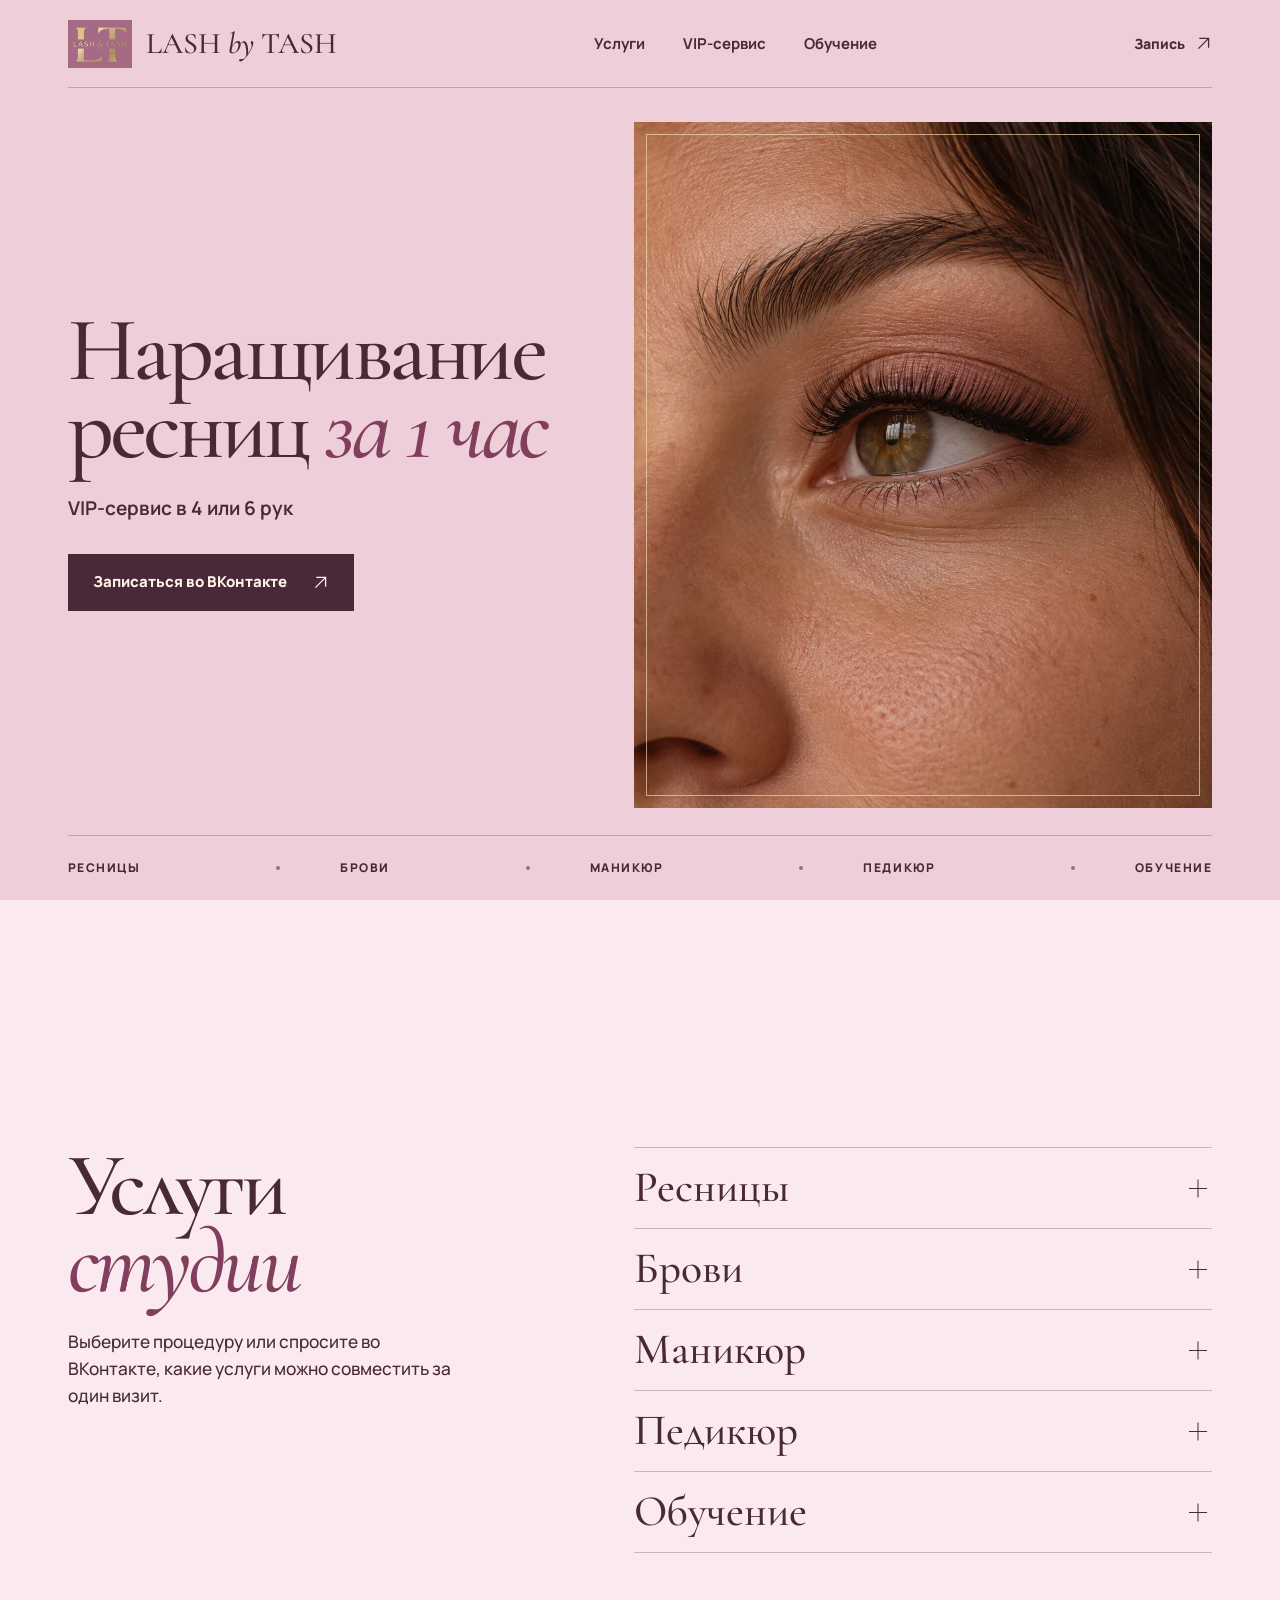
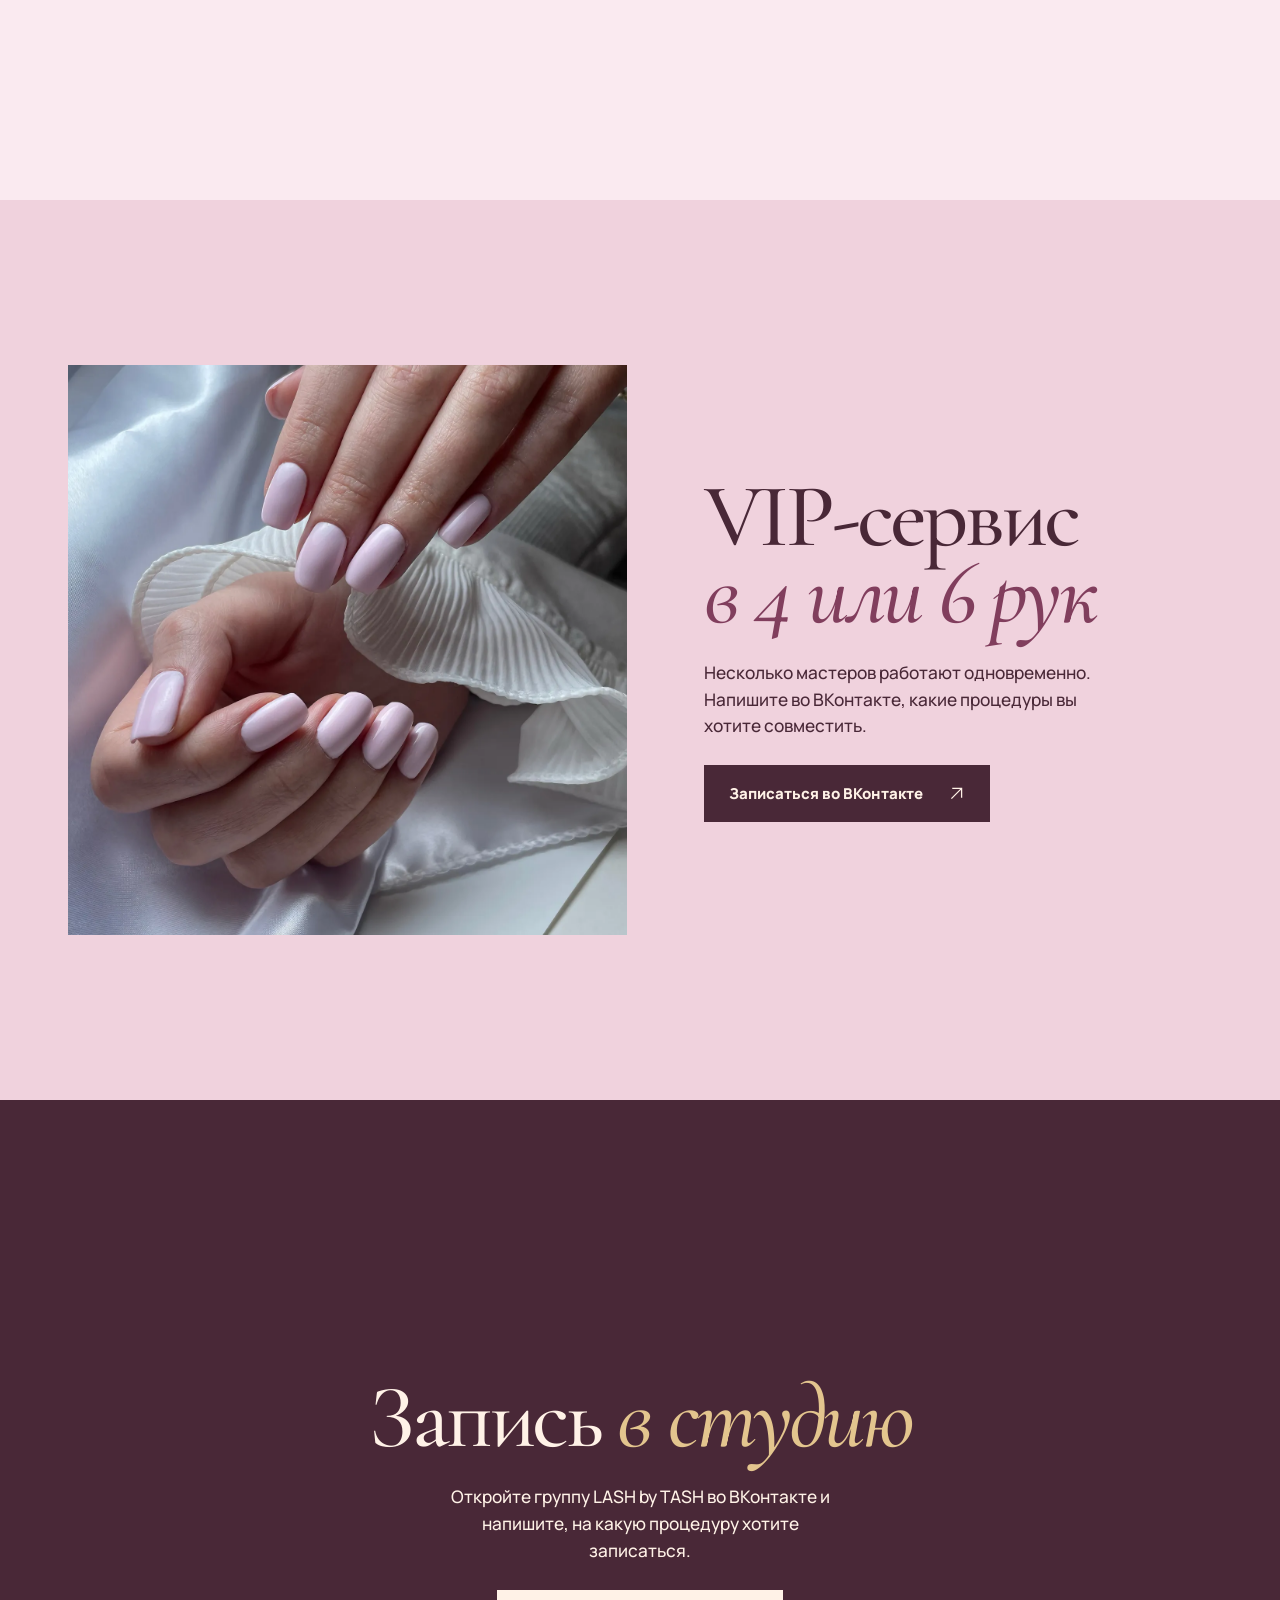
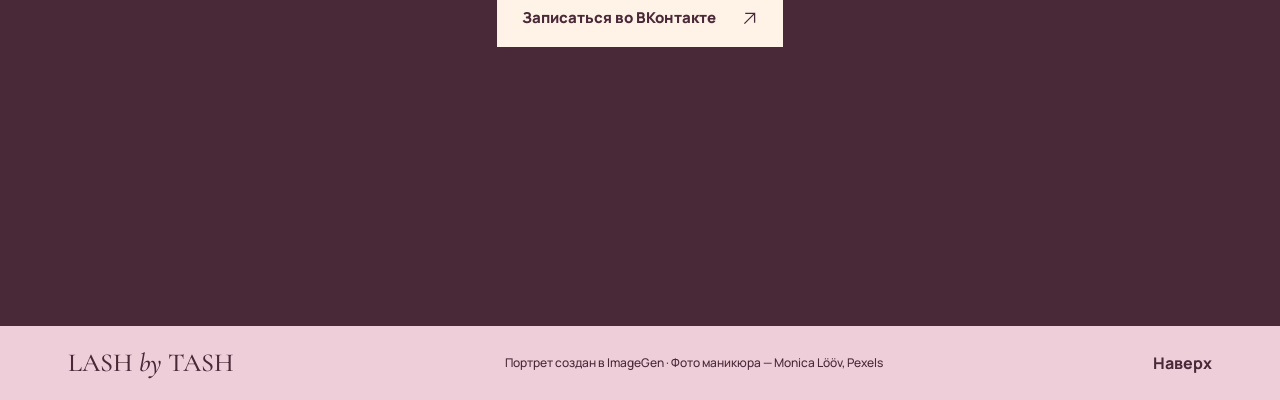
<file: docs/index.html>
<!doctype html>
<html lang="ru" data-type="place" data-motion>
<head>
<meta charset="utf-8">
<meta name="viewport" content="width=device-width, initial-scale=1">
<title>LASH by TASH — наращивание ресниц за 1 час</title>
<meta name="description" content="Наращивание ресниц за 1 час, брови, маникюр, педикюр и обучение. VIP-сервис в 4 или 6 рук. Запись во ВКонтакте.">
<meta name="page-type" content="place">
<meta name="page-kind" content="place">
<meta name="site-kind" content="other">
<meta name="theme-color" content="#eeced9">
<meta property="og:title" content="LASH by TASH — наращивание ресниц за 1 час">
<meta property="og:description" content="Наращивание ресниц за 1 час, брови, маникюр, педикюр и обучение. VIP-сервис в 4 или 6 рук. Запись во ВКонтакте.">
<meta property="og:type" content="website">
<meta property="og:locale" content="ru_RU">
<meta property="og:url" content="https://fedinartemii.github.io/LASHbyTASH/">
<meta property="og:image" content="https://fedinartemii.github.io/LASHbyTASH/assets/portrait.webp">
<link rel="canonical" href="https://fedinartemii.github.io/LASHbyTASH/">
<link rel="icon" href="./assets/logo.png" type="image/png">
<link rel="stylesheet" href="./assets/landing.css">
<script defer src="./assets/landing.js"></script>
</head>
<body class="lash-site">
<a class="lash-skip" href="#main">К содержанию</a>
<header class="lash-header">
  <a class="lash-brand" href="./" aria-label="LASH by TASH, главная">
    <span class="lash-brand-art"><img src="./assets/logo.png" alt="" width="144" height="144"></span>
    <span>LASH <em>by</em> TASH</span>
  </a>
  <nav class="lash-desktop-nav" aria-label="Основная навигация">
          <a href="#services">Услуги</a>
          <a href="#vip">VIP-сервис</a>
          <a href="#training">Обучение</a>
      </nav>
  <a class="lash-header-book" href="#booking">Запись <span class="lash-arrow" aria-hidden="true"></span></a>
  <details class="lash-menu">
    <summary>Меню</summary>
    <nav aria-label="Мобильная навигация">
              <a href="#services">Услуги</a>
              <a href="#vip">VIP-сервис</a>
              <a href="#training">Обучение</a>
            <a href="#booking">Запись</a>
    </nav>
  </details>
</header>
<main id="main" tabindex="-1">

<section class="wp-block-group lash-hero is-layout-flow wp-block-group-is-layout-flow">

<div class="wp-block-group lash-hero-grid is-layout-flow wp-block-group-is-layout-flow">

<div class="wp-block-group lash-hero-copy is-layout-flow wp-block-group-is-layout-flow">

<h1 class="wp-block-heading">Наращивание<br>ресниц <em>за 1 час</em></h1>



<p class="wp-block-paragraph">VIP-сервис в 4 или 6 рук</p>



<div class="wp-block-buttons is-layout-flex wp-block-buttons-is-layout-flex">
<div class="wp-block-button"><a class="wp-block-button__link wp-element-button" href="https://vk.ru/lashbytash">Записаться во ВКонтакте</a></div>
</div>

</div>



<figure class="wp-block-image size-full lash-hero-photo"><img decoding="async" src="./assets/portrait.webp" alt="Крупный план ресниц с мягким изгибом" /></figure>

</div>



<ul class="wp-block-list lash-hero-index">
<li><a href="#lashes">Ресницы</a></li>


<li><a href="#brows">Брови</a></li>


<li><a href="#manicure">Маникюр</a></li>


<li><a href="#pedicure">Педикюр</a></li>


<li><a href="#training">Обучение</a></li>
</ul>

</section>



<section id="services" class="wp-block-group lash-services lash-section is-layout-flow wp-block-group-is-layout-flow">

<div class="wp-block-group lash-section-title is-layout-flow wp-block-group-is-layout-flow">

<h2 class="wp-block-heading">Услуги<br><em>студии</em></h2>


<p class="wp-block-paragraph">Выберите процедуру или спросите во ВКонтакте, какие услуги можно совместить за один визит.</p>

</div>



<div class="wp-block-group lash-service-list is-layout-flow wp-block-group-is-layout-flow">

<details id="lashes" class="wp-block-details lash-service is-layout-flow wp-block-details-is-layout-flow"><summary>Ресницы</summary>
<p class="wp-block-paragraph">Наращивание ресниц за 1 час.</p>
</details>



<details id="brows" class="wp-block-details lash-service is-layout-flow wp-block-details-is-layout-flow"><summary>Брови</summary>
<p class="wp-block-paragraph">Оформление бровей. Обсудите форму с мастером на записи.</p>
</details>



<details id="manicure" class="wp-block-details lash-service is-layout-flow wp-block-details-is-layout-flow"><summary>Маникюр</summary>
<p class="wp-block-paragraph">Выберите маникюр отдельно или уточните, с чем его можно совместить.</p>
</details>



<details id="pedicure" class="wp-block-details lash-service is-layout-flow wp-block-details-is-layout-flow"><summary>Педикюр</summary>
<p class="wp-block-paragraph">Уточните доступное время и варианты педикюра в группе студии.</p>
</details>



<details id="training" class="wp-block-details lash-service is-layout-flow wp-block-details-is-layout-flow"><summary>Обучение</summary>
<p class="wp-block-paragraph">Напишите в группу студии, чтобы узнать программу и ближайшие даты.</p>
</details>

</div>

</section>



<section id="vip" class="wp-block-group lash-vip lash-section is-layout-flow wp-block-group-is-layout-flow">

<div class="wp-block-group lash-section-title is-layout-flow wp-block-group-is-layout-flow">

<h2 class="wp-block-heading">VIP-сервис<br><em>в 4 или 6 рук</em></h2>


<p class="wp-block-paragraph">Несколько мастеров работают одновременно. Напишите во ВКонтакте, какие процедуры вы хотите совместить.</p>


<div class="wp-block-buttons is-layout-flex wp-block-buttons-is-layout-flex">
<div class="wp-block-button"><a class="wp-block-button__link wp-element-button" href="https://vk.ru/lashbytash">Записаться во ВКонтакте</a></div>
</div>

</div>



<figure class="wp-block-image size-full lash-vip-photo"><img decoding="async" src="./assets/manicure-monica-loov.webp" alt="Светло-розовый маникюр на фоне светлой ткани" /></figure>

</section>



<section id="booking" class="wp-block-group lash-booking lash-section is-layout-flow wp-block-group-is-layout-flow">

<div class="wp-block-group lash-section-title is-layout-flow wp-block-group-is-layout-flow">

<h2 class="wp-block-heading">Запись <em>в студию</em></h2>


<p class="wp-block-paragraph">Откройте группу LASH by TASH во ВКонтакте и напишите, на какую процедуру хотите записаться.</p>


<div class="wp-block-buttons is-layout-flex wp-block-buttons-is-layout-flex">
<div class="wp-block-button"><a class="wp-block-button__link wp-element-button" href="https://vk.ru/lashbytash">Записаться во ВКонтакте</a></div>
</div>

</div>

</section>

</main>
<footer class="lash-footer">
  <span>LASH <em>by</em> TASH</span>
  <small>Портрет создан в ImageGen · Фото маникюра — Monica Lööv, Pexels</small>
  <a href="#main">Наверх</a>
</footer>
</body>
</html>
</file>
<file: docs/assets/landing.css>
@font-face {
  font-family: Cormorant Garamond;
  src: url(fonts/cormorant-garamond-normal.woff2) format("woff2");
  font-weight: 300 700;
  font-display: swap;
}
@font-face {
  font-family: Cormorant Garamond;
  src: url(fonts/cormorant-garamond-italic.woff2) format("woff2");
  font-weight: 300 700;
  font-style: italic;
  font-display: swap;
}
@font-face {
  font-family: Manrope;
  src: url(fonts/manrope-normal.woff2) format("woff2");
  font-weight: 200 800;
  font-display: swap;
}
:root {
  --rose: #eeced9;
  --petal: #f0d2dd;
  --cream: #fff2e7;
  --berry: #492837;
  --accent: #813e5d;
  --gold: #e3c58e;
  --hairline: #49283745;
  --gutter: clamp(24px, 5.28vw, 100px);
  --header: 88px;
  --type: "Cormorant Garamond", Georgia, serif;
  --body: Manrope, Arial, sans-serif;
  --ease: cubic-bezier(.22, 1, .36, 1);
}
*, *::before, *::after { box-sizing: border-box; }
html { scroll-padding-top: 24px; }
.lash-site {
  margin: 0;
  background: var(--rose);
  color: var(--berry);
  font: 500 16px/1.55 var(--body);
}
::selection { background: var(--berry); color: var(--cream); }
.lash-site a { color: inherit; }
.lash-site :focus-visible { outline: 2px solid currentColor; outline-offset: 5px; }
.lash-skip {
  position: absolute; z-index: 4; top: 14px; left: var(--gutter);
  padding: 10px 16px; background: var(--cream); transform: translateY(-160%);
}
.lash-skip:focus { transform: none; }
.lash-header, .lash-footer {
  margin-inline: var(--gutter);
  display: flex;
  align-items: center;
  justify-content: space-between;
  gap: 24px;
}
.lash-header {
  min-height: var(--header);
  border-bottom: 1px solid var(--hairline);
  position: relative;
  z-index: 2;
}
.lash-header a, .lash-footer a, .lash-hero-index a { text-decoration: none; }
.lash-header a:hover, .lash-footer a:hover, .lash-hero-index a:hover {
  text-decoration: underline; text-decoration-thickness: 1px; text-underline-offset: 5px;
}
.lash-brand, .lash-footer > span {
  display: flex; align-items: center; gap: 14px;
  font: 600 30px/1 var(--type); white-space: nowrap;
}
.lash-brand em, .lash-footer em { font-weight: 500; }
.lash-brand-art {
  display: block; width: 64px; height: 48px; background: #a66a84;
  overflow: hidden; position: relative; flex: none;
}
.lash-brand-art img {
  position: absolute; width: 144px; height: 144px; max-width: none;
  left: -40px; top: -38px;
}
.lash-desktop-nav { display: flex; align-items: center; gap: 38px; font-size: 15px; font-weight: 700; }
.lash-header-book { display: flex; align-items: center; gap: 10px; font-size: 14px; font-weight: 800; }
.lash-arrow, .lash-site .wp-block-button__link::after {
  width: 17px; height: 17px; flex: none;
  background: currentColor; display: inline-block;
  mask: url("data:image/svg+xml,%3Csvg xmlns='http://www.w3.org/2000/svg' viewBox='0 0 20 20' fill='none'%3E%3Cpath d='M4 16 16 4M5 4h11v11' stroke='black' stroke-width='1.5'/%3E%3C/svg%3E") center / contain no-repeat;
}
.lash-menu { display: none; }
.lash-hero {
  margin-inline: var(--gutter);
  min-height: calc(100svh - var(--header));
  display: grid;
  grid-template-rows: 1fr auto;
}
.lash-hero-grid {
  display: grid;
  grid-template-columns: minmax(0, 1fr) minmax(0, 1.12fr);
  gap: clamp(28px, 3.89vw, 56px);
  padding-block: 34px 27px;
}
.lash-hero-copy { align-self: center; padding-bottom: 8px; }
.lash-site h1, .lash-site h2, .editor-styles-wrapper .lash-hero h1 {
  margin: 0; font: 500 clamp(62px, 7.1vw, 106px)/.86 var(--type);
  letter-spacing: -.038em;
}
.lash-site h1 em, .lash-site h2 em { font-weight: 500; color: var(--accent); }
.lash-hero-copy p {
  margin: 27px 0 30px;
  font-size: 19px;
  font-weight: 650;
}
.lash-site .wp-block-button__link {
  display: inline-flex; align-items: center; justify-content: center;
  gap: 25px; min-height: 57px; padding: 12px 24px;
  background: var(--berry); color: var(--cream);
  border: 1px solid transparent; border-radius: 0;
  font: 800 15px/1.35 var(--body);
  text-decoration: none;
  transition: background-color 150ms, color 150ms, transform 150ms var(--ease);
}
.lash-site .wp-block-button__link::after { content: ""; transition: transform 150ms var(--ease); }
.lash-site .wp-block-button__link:hover { background-color: #642e47; transform: translateY(-1px); }
.lash-site .wp-block-button__link:hover::after { transform: translate(2px, -2px); }
.lash-site .wp-block-button__link:active { transform: translateY(1px); }
.lash-site .wp-block-button__link:focus-visible { outline-color: var(--berry); }
.lash-site .wp-block-buttons, .lash-site .wp-block-button { margin: 0; }
.lash-site .lash-hero-photo, .lash-site .lash-vip-photo {
  position: relative; margin: 0; overflow: hidden; background: #875855;
}
.lash-hero-photo { min-height: clamp(470px, 64vh, 720px); }
.lash-site .lash-hero-photo img, .lash-site .lash-vip-photo img {
  width: 100%; height: 100%; object-fit: cover; display: block;
  position: absolute; inset: 0;
}
.lash-hero-photo img { object-position: 61% 46%; }
.lash-hero-photo::after {
  content: ""; position: absolute; inset: 12px;
  border: 1px solid #f8dcaaa8; pointer-events: none;
}
.lash-site .lash-hero-index {
  list-style: none; padding: 0; margin: 0;
  min-height: 65px; display: flex; align-items: stretch; justify-content: space-between;
  border-top: 1px solid var(--hairline);
  font-size: 12px; letter-spacing: .13em; font-weight: 800; text-transform: uppercase;
}
.lash-hero-index li { display: flex; align-items: center; }
.lash-hero-index li + li::before {
  content: ""; width: 4px; height: 4px; margin-inline-end: clamp(12px, 4.7vw, 68px);
  border-radius: 50%; background: currentColor; opacity: .55;
}
.lash-hero-index a { min-height: 44px; display: grid; align-items: center; }
.lash-section { min-height: 100svh; padding: clamp(60px, 9vw, 134px) var(--gutter); }
.lash-site h2 { font-size: clamp(58px, 7vw, 100px); }
.lash-section-title p { max-width: 37ch; font-size: clamp(16px, 1.35vw, 20px); margin: 28px 0 0; }
.lash-section-title p + .wp-block-buttons { margin-top: 25px; }
.lash-services {
  background: #faeaf0; display: grid; grid-template-columns: minmax(0, 1fr) minmax(0, 1.18fr);
  align-content: center; gap: clamp(28px, 6vw, 100px);
}
.lash-service-list { border-top: 1px solid var(--hairline); }
.lash-service { border-bottom: 1px solid var(--hairline); margin: 0; }
.lash-service summary {
  position: relative; padding: 16px 42px 16px 0;
  font: 600 clamp(31px, 3.4vw, 49px)/1.1 var(--type);
  cursor: pointer; list-style: none; transition: color 150ms;
}
.lash-service summary::-webkit-details-marker, .lash-menu summary::-webkit-details-marker { display: none; }
.lash-service summary::after, .lash-service summary::before {
  content: ""; width: 18px; height: 1px; position: absolute;
  right: 5px; top: 50%; background: currentColor;
  transition: transform 150ms var(--ease);
}
.lash-service summary::after { transform: rotate(90deg); }
.lash-service[open] summary::after { transform: rotate(0); }
.lash-service summary:hover { color: var(--accent); }
.lash-service p { margin: 0 36px 18px 0; }
.lash-service[open] > p { animation: lash-open 180ms var(--ease); }
@keyframes lash-open { from { opacity: .55; transform: translateY(-4px); } }
.lash-vip {
  background: var(--petal); display: grid; grid-template-columns: minmax(0, 1.1fr) minmax(0, 1fr);
  align-items: center; gap: clamp(28px, 6vw, 100px);
}
.lash-vip .lash-section-title { grid-column: 2; grid-row: 1; }
.lash-vip .lash-vip-photo { grid-column: 1; grid-row: 1; aspect-ratio: 1 / 1.02; }
.lash-vip-photo img { object-position: center; }
.lash-booking {
  background: var(--berry); color: var(--cream);
  display: grid; place-items: center; min-height: calc(100svh - 74px); text-align: center;
}
.lash-booking h2 em { color: var(--gold); }
.lash-booking p { margin-inline: auto; }
.lash-booking .wp-block-buttons { justify-content: center; display: flex; }
.lash-booking .wp-block-button__link { background: var(--cream); color: var(--berry); }
.lash-booking .wp-block-button__link:hover { background: var(--gold); }
.lash-booking .wp-block-button__link:focus-visible { outline-color: var(--cream); }
.lash-footer { min-height: 74px; }
.lash-footer > span { display: block; font-size: 26px; }
.lash-footer small { font-size: 12px; }
.lash-footer a { display: grid; align-items: center; min-height: 44px; font-weight: 750; }
@media (max-width: 1100px) {
  .lash-site h1 { font-size: clamp(56px, 7.3vw, 80px); }
  .lash-hero-index li + li::before { margin-inline-end: 18px; }
}
@media (max-width: 790px) {
  :root { --header: 67px; }
  .lash-desktop-nav, .lash-header-book { display: none; }
  .lash-brand { gap: 9px; font-size: 24px; }
  .lash-brand-art { width: 48px; height: 38px; }
  .lash-brand-art img { width: 111px; height: 111px; left: -31px; top: -29px; }
  .lash-menu { display: block; }
  .lash-menu summary {
    list-style: none; cursor: pointer; min-height: 44px; display: grid; place-items: center;
    padding-inline: 9px; font-weight: 800;
  }
  .lash-menu nav {
    position: absolute; top: 100%; left: 0; right: 0;
    background: var(--petal); border: 1px solid var(--hairline);
    padding: 8px 16px;
  }
  .lash-menu[open] nav { animation: lash-open 180ms var(--ease); }
  .lash-menu nav a { display: grid; align-items: center; min-height: 48px; }
  .lash-menu nav a + a { border-top: 1px solid var(--hairline); }
  .lash-hero-grid { grid-template-columns: minmax(0, 1fr); gap: 23px; padding-block: 28px 14px; }
  .lash-hero-copy { padding: 0; }
  .lash-site h1 { font-size: clamp(48px, 12.6vw, 78px); line-height: .88; }
  .lash-site h2 { font-size: clamp(40px, 11.7vw, 66px); }
  .lash-hero-copy p { margin: 15px 0 17px; font-size: 16px; }
  .lash-hero-photo { min-height: clamp(285px, 80vw, 425px); }
  .lash-hero-photo::after { inset: 8px; }
  .lash-site .lash-hero-index { flex-wrap: wrap; justify-content: space-between; column-gap: 6px; font-size: 10px; letter-spacing: .045em; }
  .lash-hero-index li + li::before { display: none; }
  .lash-section { min-height: auto; padding-block: 65px; }
  .lash-services, .lash-vip { grid-template-columns: minmax(0, 1fr); gap: 28px; }
  .lash-vip .lash-section-title, .lash-vip .lash-vip-photo { grid-column: auto; grid-row: auto; }
  .lash-vip .lash-vip-photo { aspect-ratio: 5 / 4; }
  .lash-booking { min-height: 66svh; }
  .lash-footer { flex-wrap: wrap; gap: 6px 20px; padding-block: 16px; }
  .lash-footer small { width: 100%; order: 3; }
}
@media (max-width: 460px) {
  .lash-site .wp-block-button, .lash-site .wp-block-button__link { width: 100%; }
}
@media (max-width: 370px) {
  :root { --gutter: 18px; }
  .lash-site h1 { font-size: 42px; }
}
@media (prefers-reduced-motion: reduce) {
  html { scroll-behavior: auto; }
  .lash-site *, .lash-site *::before, .lash-site *::after { animation: none !important; transition: none !important; }
  .lash-site .wp-block-button__link:hover, .lash-site .wp-block-button__link:active,
  .lash-site .wp-block-button__link:hover::after { transform: none; }
}
</file>
